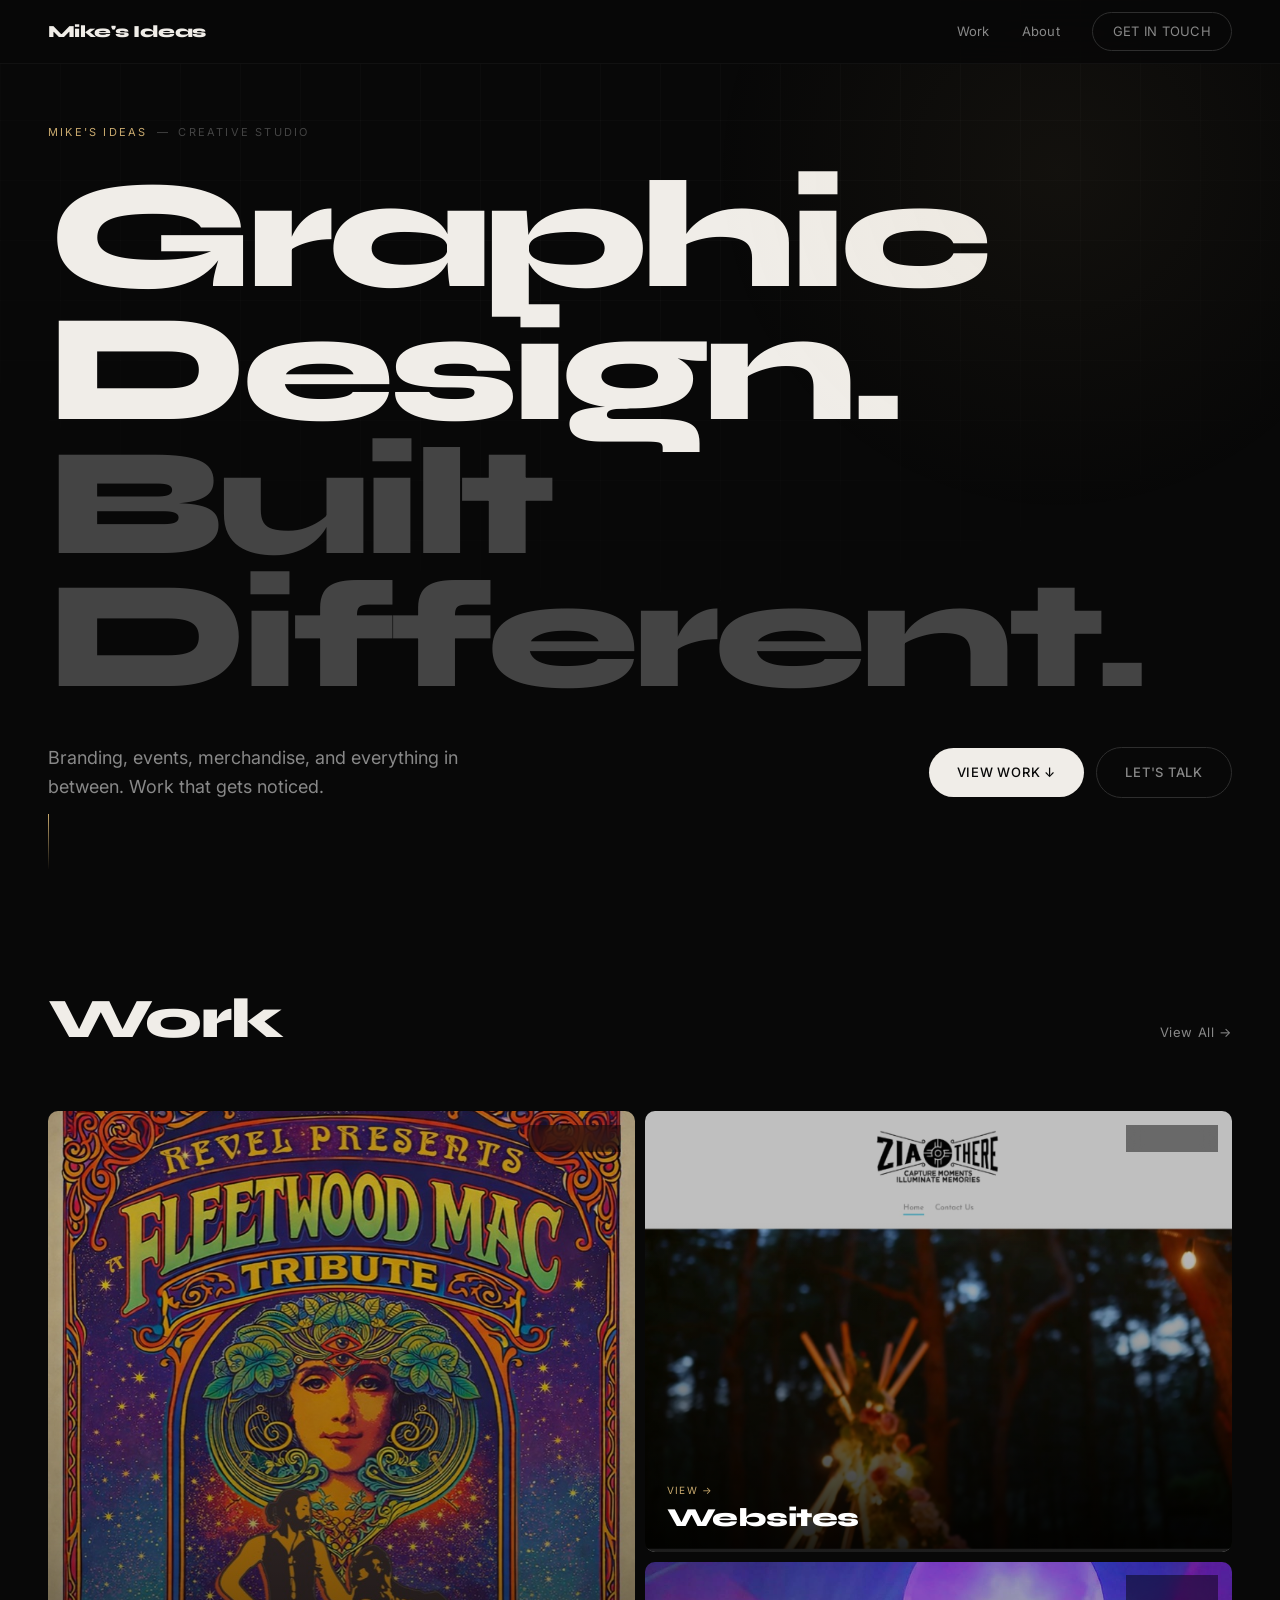
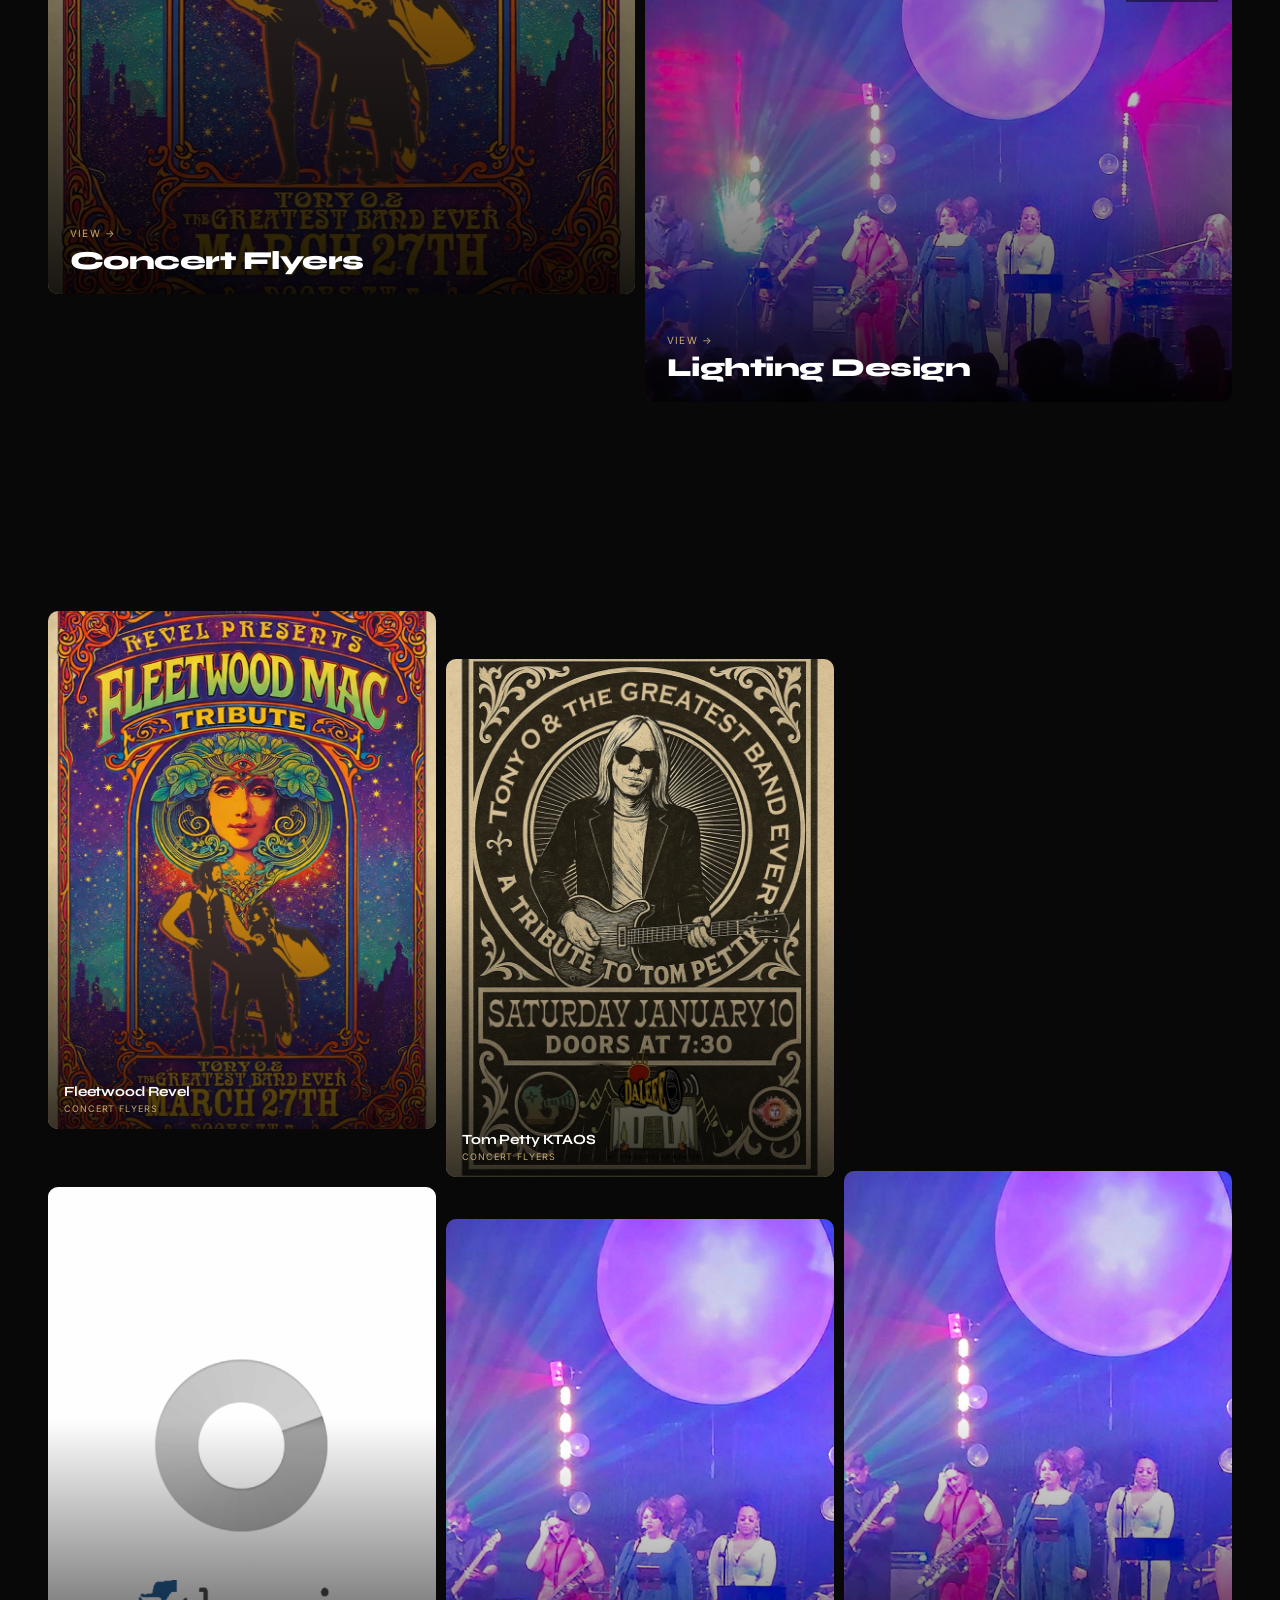
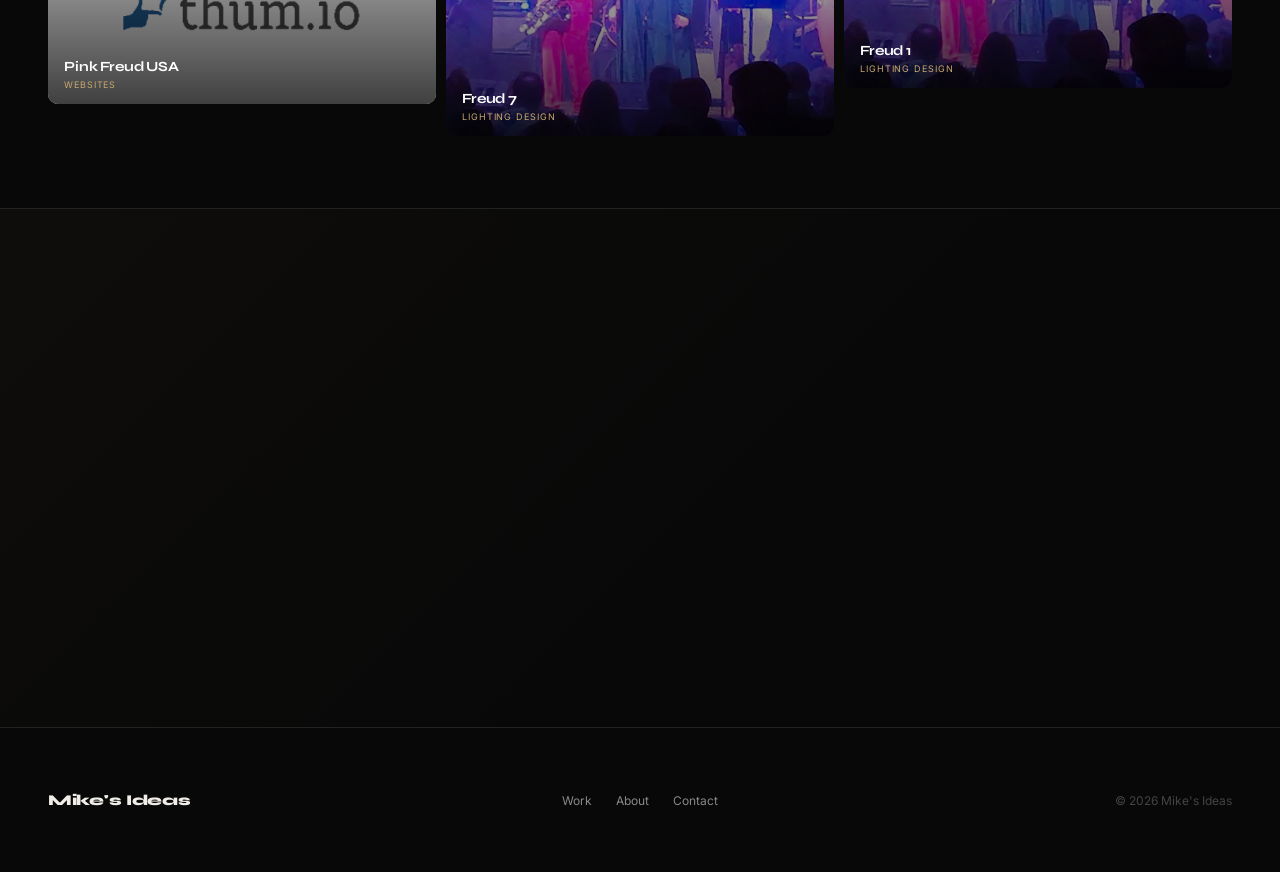
<file: index.html>
<!DOCTYPE html>
<html lang="en">
<head>
  <meta charset="UTF-8" />
  <meta name="viewport" content="width=device-width, initial-scale=1.0" />
  <title>Mike's Ideas — Graphic Design & Visual Identity</title>
  <meta name="description" content="Graphic design portfolio. Branding, concert flyers, logos, merch, websites & event graphics." />
  <meta property="og:title" content="Mike's Ideas" />
  <meta property="og:description" content="Graphic design, branding & visual identity." />
  <meta property="og:url" content="https://mikesideas.com" />
  <link rel="preconnect" href="https://fonts.googleapis.com" />
  <link rel="preconnect" href="https://fonts.gstatic.com" crossorigin />
  <link href="https://fonts.googleapis.com/css2?family=Syne:wght@700;800&family=Inter:wght@300;400;500&display=swap" rel="stylesheet" />
  <link rel="stylesheet" href="css/style.css" />
</head>
<body>

  <!-- ─── Navigation ─── -->
  <nav class="nav" id="nav">
    <a class="nav-logo" href="index.html">Mike's Ideas</a>
    <div class="nav-links">
      <a href="work.html">Work</a>
      <a href="about.html">About</a>
      <a href="contact.html" class="nav-cta">Get in Touch</a>
    </div>
    <button class="nav-hamburger" id="hamburger" aria-label="Menu">
      <span></span><span></span><span></span>
    </button>
  </nav>

  <!-- Mobile Menu -->
  <div class="nav-mobile" id="navMobile">
    <a href="work.html">Work</a>
    <a href="about.html">About</a>
    <a href="contact.html">Contact</a>
  </div>

  <!-- ─── Hero ─── -->
  <section class="hero">
    <div class="hero-eyebrow">
      <span class="hero-tag">Mike's Ideas</span>
      <span class="hero-divider">—</span>
      <span class="hero-tag-sub">Creative Studio</span>
    </div>
    <h1 class="hero-title">
      <span>Graphic</span>
      <span>Design.</span>
      <span class="hero-title-sub">Built Different.</span>
    </h1>
    <div class="hero-bottom">
      <p class="hero-statement">
        Branding, events, merchandise, and everything in between.
        Work that gets noticed.
      </p>
      <div class="hero-actions">
        <a href="work.html" class="btn btn-primary">View Work ↓</a>
        <a href="contact.html" class="btn btn-ghost">Let's Talk</a>
      </div>
    </div>
    <div class="hero-scroll">
      <div class="hero-scroll-line"></div>
    </div>
  </section>

  <!-- ─── Category Grid ─── -->
  <section class="section">
    <div class="section-header reveal">
      <h2 class="section-title">Work</h2>
      <a href="work.html" class="section-link">View All →</a>
    </div>
    <div class="cat-grid" id="catGrid">

      <!-- Concert Flyers -->
      <a class="cat-card reveal" href="work.html?cat=flyers">
        <img class="cat-card-img" src="projects/flyers/fleetwood revel.jpg" alt="Concert Flyers" />
        <span class="cat-card-badge">4 projects</span>
        <div class="cat-card-info">
          <div class="cat-card-arrow">View &rarr;</div>
          <div class="cat-card-name">Concert Flyers</div>
        </div>
      </a>

      <!-- Websites -->
      <a class="cat-card reveal reveal-delay-1" href="work.html?cat=websites">
        <img class="cat-card-img" src="projects/websites/ziathere-com/cover.jpg" alt="Websites" />
        <span class="cat-card-badge">5 projects</span>
        <div class="cat-card-info">
          <div class="cat-card-arrow">View &rarr;</div>
          <div class="cat-card-name">Websites</div>
        </div>
      </a>

      <!-- Lighting Design -->
      <a class="cat-card reveal reveal-delay-2" href="work.html?cat=lighting-design">
        <img class="cat-card-img" src="projects/lighting-design/freud 7.jpg" alt="Lighting Design" />
        <span class="cat-card-badge">8 projects</span>
        <div class="cat-card-info">
          <div class="cat-card-arrow">View &rarr;</div>
          <div class="cat-card-name">Lighting Design</div>
        </div>
      </a>

    </div>
  </section>

  <!-- ─── Featured Work ─── -->
  <section class="section" style="padding-top:0">
    <div class="section-header reveal">
      <h2 class="section-title">Recent</h2>
      <a href="work.html" class="section-link">See More →</a>
    </div>
    <div class="featured-grid" id="featuredGrid">

      <a class="featured-item reveal" href="work.html">
        <img src="projects/flyers/fleetwood revel.jpg" alt="Fleetwood Revel" class="loaded" />
        <div class="featured-overlay">
          <div class="featured-text">
            <div class="featured-title">Fleetwood Revel</div>
            <div class="featured-cat">Concert Flyers</div>
          </div>
        </div>
      </a>

      <a class="featured-item reveal reveal-delay-1" href="work.html">
        <img src="projects/flyers/Tom Petty KTAOS 1-10-26.jpg" alt="Tom Petty KTAOS" class="loaded" />
        <div class="featured-overlay">
          <div class="featured-text">
            <div class="featured-title">Tom Petty KTAOS</div>
            <div class="featured-cat">Concert Flyers</div>
          </div>
        </div>
      </a>

      <a class="featured-item reveal reveal-delay-2" href="work.html">
        <img src="projects/websites/ziathere-com/cover.jpg" alt="Zia There" class="loaded" />
        <div class="featured-overlay">
          <div class="featured-text">
            <div class="featured-title">Zia There</div>
            <div class="featured-cat">Websites</div>
          </div>
        </div>
      </a>

      <a class="featured-item reveal" href="work.html">
        <img src="projects/websites/pinkfreudusa-com/cover.jpg" alt="Pink Freud USA" class="loaded" />
        <div class="featured-overlay">
          <div class="featured-text">
            <div class="featured-title">Pink Freud USA</div>
            <div class="featured-cat">Websites</div>
          </div>
        </div>
      </a>

      <a class="featured-item reveal reveal-delay-1" href="work.html">
        <img src="projects/lighting-design/freud 7.jpg" alt="Freud 7" class="loaded" />
        <div class="featured-overlay">
          <div class="featured-text">
            <div class="featured-title">Freud 7</div>
            <div class="featured-cat">Lighting Design</div>
          </div>
        </div>
      </a>

      <a class="featured-item reveal reveal-delay-2" href="work.html">
        <img src="projects/lighting-design/Freud 1.jpg" alt="Freud 1" class="loaded" />
        <div class="featured-overlay">
          <div class="featured-text">
            <div class="featured-title">Freud 1</div>
            <div class="featured-cat">Lighting Design</div>
          </div>
        </div>
      </a>

    </div>
  </section>

  <!-- ─── About Teaser ─── -->
  <section class="about-teaser">
    <div>
      <h2 class="about-teaser-title reveal">
        Creative work.<br>Real results.
      </h2>
      <a href="about.html" class="btn btn-ghost reveal reveal-delay-1">About Me →</a>
    </div>
    <div>
      <p class="about-teaser-text reveal">
        Years of design experience across concerts, brands, merchandise, and digital media. Every project is an opportunity to make something worth remembering.
      </p>
      <div class="about-teaser-tags reveal reveal-delay-1">
        <span class="tag">Branding</span>
        <span class="tag">Event Flyers</span>
        <span class="tag">Logo Design</span>
        <span class="tag">Web Design</span>
        <span class="tag">Merch</span>
        <span class="tag">Event Graphics</span>
      </div>
    </div>
  </section>

  <!-- ─── Footer ─── -->
  <footer class="footer">
    <span class="footer-logo">Mike's Ideas</span>
    <nav class="footer-nav">
      <a href="work.html">Work</a>
      <a href="about.html">About</a>
      <a href="contact.html">Contact</a>
    </nav>
    <div class="footer-right">
      <p>© <span id="year"></span> Mike's Ideas</p>
    </div>
  </footer>

  <script src="js/app.js"></script>
  <script src="js/home.js"></script>
</body>
</html>
</file>
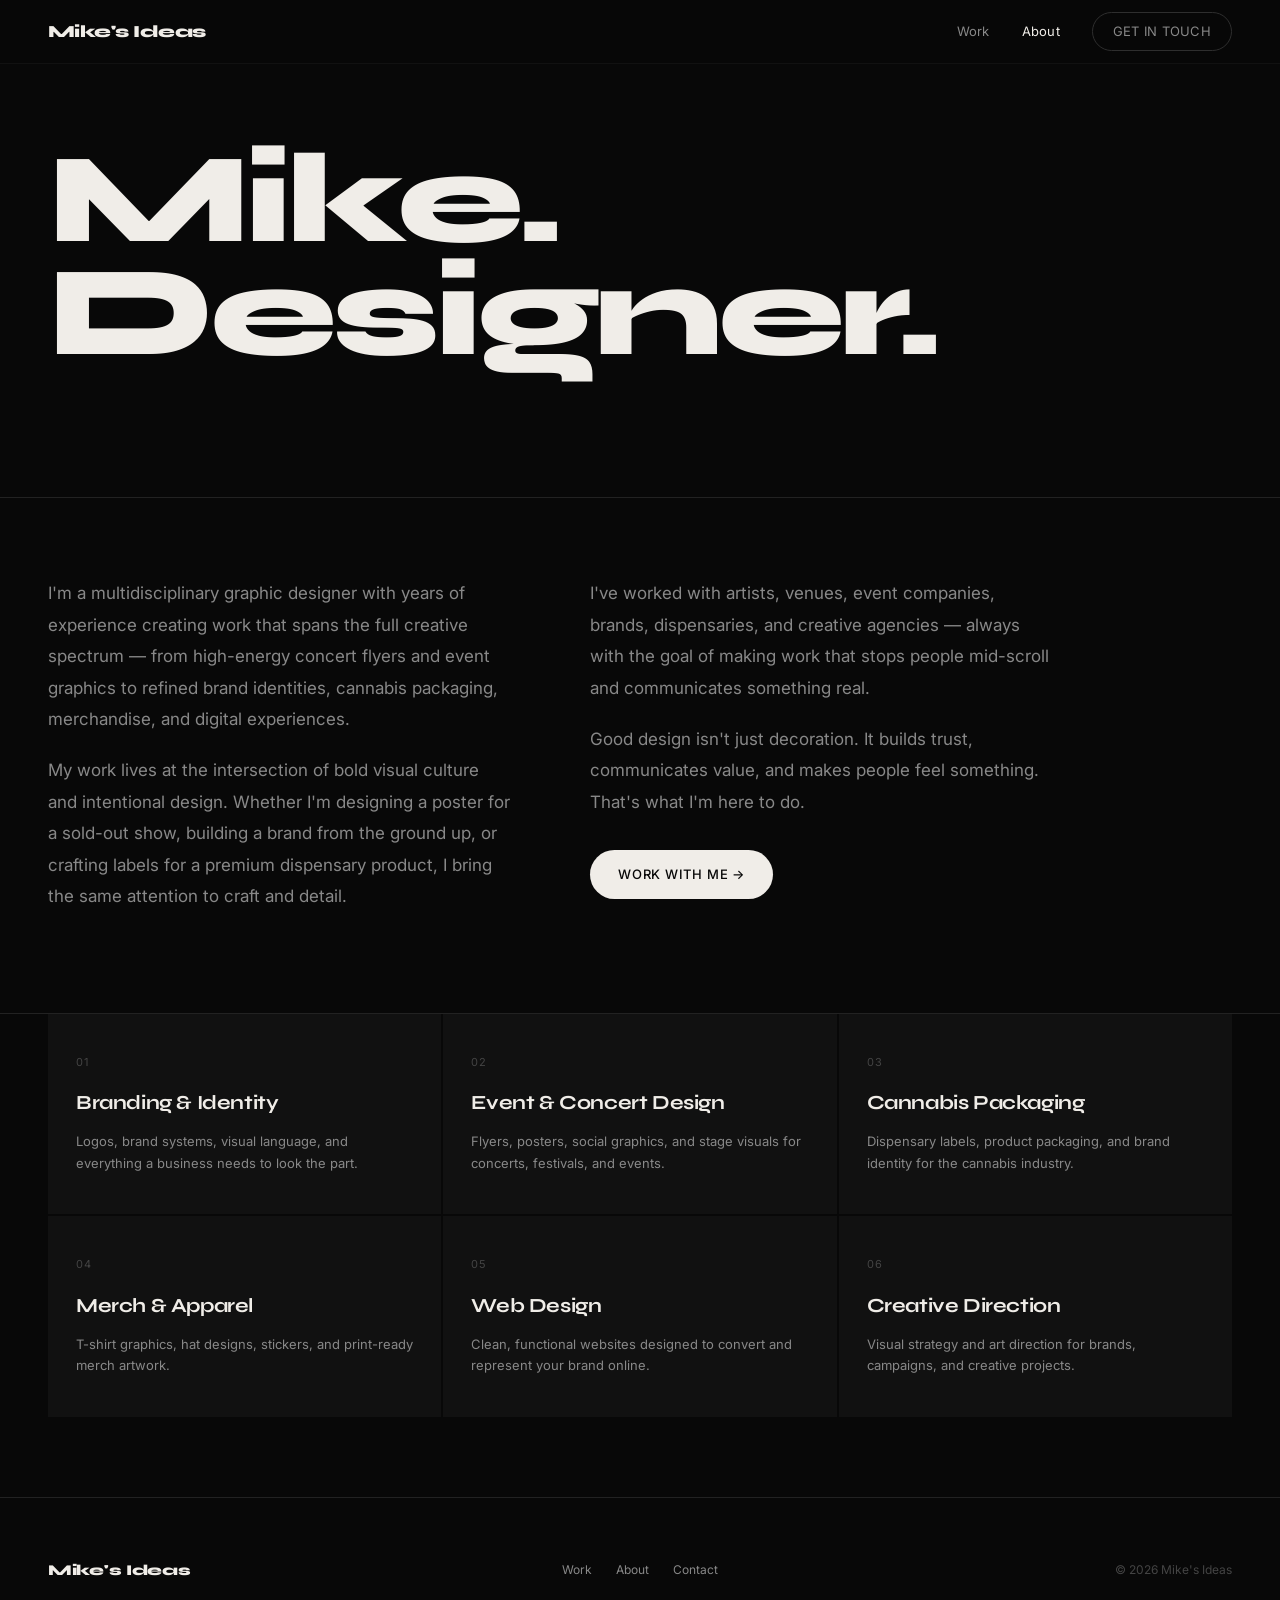
<file: about.html>
<!DOCTYPE html>
<html lang="en">
<head>
  <meta charset="UTF-8" />
  <meta name="viewport" content="width=device-width, initial-scale=1.0" />
  <title>About — Mike's Ideas</title>
  <link rel="preconnect" href="https://fonts.googleapis.com" />
  <link rel="preconnect" href="https://fonts.gstatic.com" crossorigin />
  <link href="https://fonts.googleapis.com/css2?family=Syne:wght@700;800&family=Inter:wght@300;400;500&display=swap" rel="stylesheet" />
  <link rel="stylesheet" href="css/style.css" />
</head>
<body>

  <nav class="nav">
    <a class="nav-logo" href="index.html">Mike's Ideas</a>
    <div class="nav-links">
      <a href="work.html">Work</a>
      <a href="about.html" class="active">About</a>
      <a href="contact.html" class="nav-cta">Get in Touch</a>
    </div>
    <button class="nav-hamburger" id="hamburger" aria-label="Menu">
      <span></span><span></span><span></span>
    </button>
  </nav>

  <div class="nav-mobile" id="navMobile">
    <a href="index.html">Home</a>
    <a href="work.html">Work</a>
    <a href="about.html">About</a>
    <a href="contact.html">Contact</a>
  </div>

  <!-- ─── About Hero ─── -->
  <div class="about-hero">
    <!-- UPDATE: Change your name or title here -->
    <h1 class="about-hero-title">Mike.<br>Designer.</h1>
  </div>

  <!-- ─── Bio ─── -->
  <div class="about-body">
    <div>
      <!-- UPDATE: Edit these bio paragraphs to match your story -->
      <p>
        I'm a multidisciplinary graphic designer with years of experience creating work that spans the full creative spectrum — from high-energy concert flyers and event graphics to refined brand identities, cannabis packaging, merchandise, and digital experiences.
      </p>
      <p>
        My work lives at the intersection of bold visual culture and intentional design. Whether I'm designing a poster for a sold-out show, building a brand from the ground up, or crafting labels for a premium dispensary product, I bring the same attention to craft and detail.
      </p>
    </div>
    <div>
      <p>
        I've worked with artists, venues, event companies, brands, dispensaries, and creative agencies — always with the goal of making work that stops people mid-scroll and communicates something real.
      </p>
      <p>
        <!-- UPDATE: Add your personal touch or signature approach here -->
        Good design isn't just decoration. It builds trust, communicates value, and makes people feel something. That's what I'm here to do.
      </p>
      <div style="margin-top: 32px;">
        <a href="contact.html" class="btn btn-primary">Work With Me →</a>
      </div>
    </div>
  </div>

  <!-- ─── Services ─── -->
  <div class="about-services">
    <!-- UPDATE: Edit service names and descriptions below -->
    <div class="service-item">
      <div class="service-num">01</div>
      <div class="service-name">Branding & Identity</div>
      <p class="service-desc">Logos, brand systems, visual language, and everything a business needs to look the part.</p>
    </div>
    <div class="service-item">
      <div class="service-num">02</div>
      <div class="service-name">Event & Concert Design</div>
      <p class="service-desc">Flyers, posters, social graphics, and stage visuals for concerts, festivals, and events.</p>
    </div>
    <div class="service-item">
      <div class="service-num">03</div>
      <div class="service-name">Cannabis Packaging</div>
      <p class="service-desc">Dispensary labels, product packaging, and brand identity for the cannabis industry.</p>
    </div>
    <div class="service-item">
      <div class="service-num">04</div>
      <div class="service-name">Merch & Apparel</div>
      <p class="service-desc">T-shirt graphics, hat designs, stickers, and print-ready merch artwork.</p>
    </div>
    <div class="service-item">
      <div class="service-num">05</div>
      <div class="service-name">Web Design</div>
      <p class="service-desc">Clean, functional websites designed to convert and represent your brand online.</p>
    </div>
    <div class="service-item">
      <div class="service-num">06</div>
      <div class="service-name">Creative Direction</div>
      <p class="service-desc">Visual strategy and art direction for brands, campaigns, and creative projects.</p>
    </div>
  </div>

  <!-- ─── Footer ─── -->
  <footer class="footer">
    <span class="footer-logo">Mike's Ideas</span>
    <nav class="footer-nav">
      <a href="work.html">Work</a>
      <a href="about.html">About</a>
      <a href="contact.html">Contact</a>
    </nav>
    <div class="footer-right">
      <p>© <span id="year"></span> Mike's Ideas</p>
    </div>
  </footer>

  <script src="js/app.js"></script>
</body>
</html>
</file>
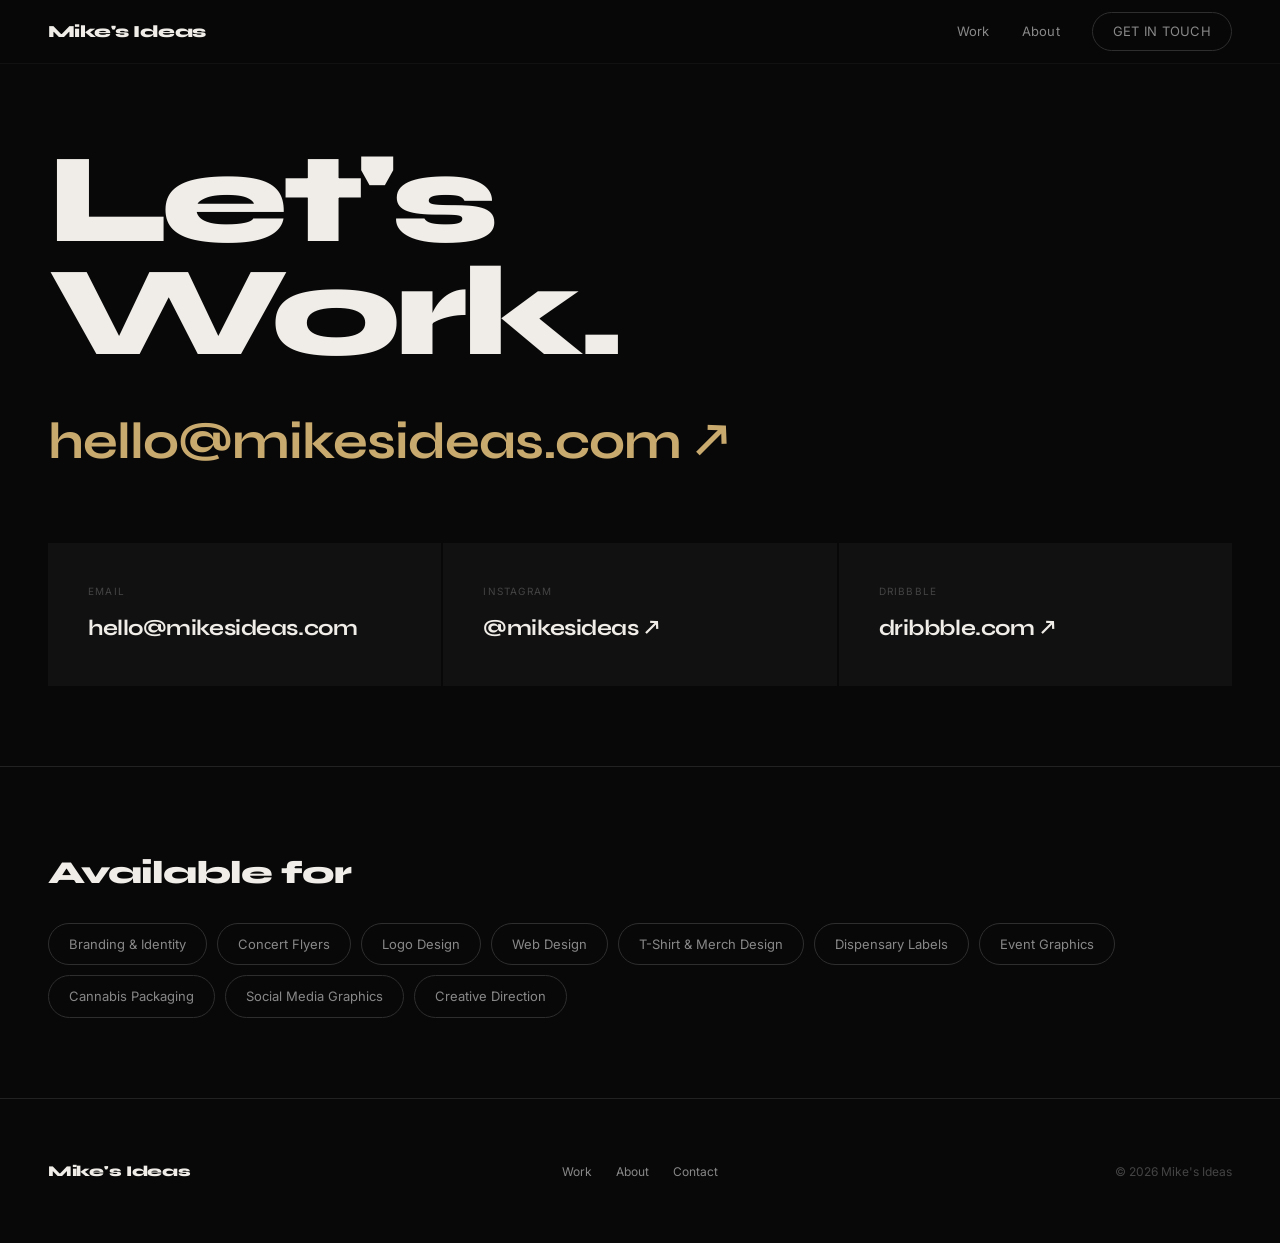
<file: contact.html>
<!DOCTYPE html>
<html lang="en">
<head>
  <meta charset="UTF-8" />
  <meta name="viewport" content="width=device-width, initial-scale=1.0" />
  <title>Contact — Mike's Ideas</title>
  <link rel="preconnect" href="https://fonts.googleapis.com" />
  <link rel="preconnect" href="https://fonts.gstatic.com" crossorigin />
  <link href="https://fonts.googleapis.com/css2?family=Syne:wght@700;800&family=Inter:wght@300;400;500&display=swap" rel="stylesheet" />
  <link rel="stylesheet" href="css/style.css" />
</head>
<body>

  <nav class="nav">
    <a class="nav-logo" href="index.html">Mike's Ideas</a>
    <div class="nav-links">
      <a href="work.html">Work</a>
      <a href="about.html">About</a>
      <a href="contact.html" class="active nav-cta">Get in Touch</a>
    </div>
    <button class="nav-hamburger" id="hamburger" aria-label="Menu">
      <span></span><span></span><span></span>
    </button>
  </nav>

  <div class="nav-mobile" id="navMobile">
    <a href="index.html">Home</a>
    <a href="work.html">Work</a>
    <a href="about.html">About</a>
    <a href="contact.html">Contact</a>
  </div>

  <!-- ─── Contact Hero ─── -->
  <div class="contact-hero">
    <h1 class="contact-hero-title">Let's<br>Work.</h1>
    <!-- UPDATE: Change this to your real email address -->
    <a href="mailto:hello@mikesideas.com" class="contact-email">hello@mikesideas.com ↗</a>

    <div class="contact-grid">
      <!-- UPDATE: Update your social links below -->
      <div class="contact-item">
        <div class="contact-item-label">Email</div>
        <div class="contact-item-value">
          <a href="mailto:hello@mikesideas.com">hello@mikesideas.com</a>
        </div>
      </div>
      <div class="contact-item">
        <div class="contact-item-label">Instagram</div>
        <div class="contact-item-value">
          <!-- UPDATE: Replace with your Instagram handle -->
          <a href="https://instagram.com/" target="_blank" rel="noopener">@mikesideas ↗</a>
        </div>
      </div>
      <div class="contact-item">
        <div class="contact-item-label">Dribbble</div>
        <div class="contact-item-value">
          <!-- UPDATE: Replace with your Dribbble link -->
          <a href="https://dribbble.com/" target="_blank" rel="noopener">dribbble.com ↗</a>
        </div>
      </div>
    </div>
  </div>

  <!-- ─── Services CTA ─── -->
  <div class="contact-services">
    <h2 class="contact-services-title">Available for</h2>
    <!-- UPDATE: Add or remove service tags as needed -->
    <div class="contact-services-list">
      <span class="service-tag">Branding & Identity</span>
      <span class="service-tag">Concert Flyers</span>
      <span class="service-tag">Logo Design</span>
      <span class="service-tag">Web Design</span>
      <span class="service-tag">T-Shirt & Merch Design</span>
      <span class="service-tag">Dispensary Labels</span>
      <span class="service-tag">Event Graphics</span>
      <span class="service-tag">Cannabis Packaging</span>
      <span class="service-tag">Social Media Graphics</span>
      <span class="service-tag">Creative Direction</span>
    </div>
  </div>

  <!-- ─── Footer ─── -->
  <footer class="footer">
    <span class="footer-logo">Mike's Ideas</span>
    <nav class="footer-nav">
      <a href="work.html">Work</a>
      <a href="about.html">About</a>
      <a href="contact.html">Contact</a>
    </nav>
    <div class="footer-right">
      <p>© <span id="year"></span> Mike's Ideas</p>
    </div>
  </footer>

  <script src="js/app.js"></script>
</body>
</html>
</file>
<file: css/style.css>
/* =========================================================
   MIKE'S IDEAS — Premium Portfolio
   =========================================================
   TABLE OF CONTENTS:
   1. Variables & Reset
   2. Typography
   3. Navigation
   4. Hero
   5. Category Grid
   6. Featured Work
   7. About Teaser
   8. Footer
   9. Gallery / Work Page
   10. Lightbox
   11. About Page
   12. Contact Page
   13. Scroll Animations
   14. Responsive
   ========================================================= */


/* ─────────────────────────────────────
   1. VARIABLES & RESET
   ───────────────────────────────────── */

:root {
  /* Colors */
  --bg:           #080808;
  --surface:      #111111;
  --surface2:     #181818;
  --border:       #222222;
  --border-light: #2e2e2e;
  --fg:           #f0ede8;
  --fg-muted:     #888;
  --fg-dim:       #444;

  /* Accent gradient */
  --accent:       #c8a96e;
  --accent-grad:  linear-gradient(135deg, #d4a843 0%, #e07a4a 100%);

  /* Fonts */
  --font-display: 'Syne', sans-serif;
  --font-body:    'Inter', sans-serif;

  /* Spacing */
  --nav-h:   64px;
  --pad-x:   48px;
  --pad-x-sm: 20px;

  /* Transitions */
  --ease:    cubic-bezier(0.16, 1, 0.3, 1);
  --ease-in: cubic-bezier(0.4, 0, 1, 1);
  --fast:    0.2s;
  --med:     0.4s;
  --slow:    0.7s;
}

*, *::before, *::after { margin: 0; padding: 0; box-sizing: border-box; }
html { scroll-behavior: smooth; }

body {
  background: var(--bg);
  color: var(--fg);
  font-family: var(--font-body);
  font-size: 15px;
  line-height: 1.6;
  -webkit-font-smoothing: antialiased;
  overflow-x: hidden;
}

a { color: inherit; text-decoration: none; }
img { display: block; max-width: 100%; }
button { cursor: pointer; border: none; background: none; font: inherit; color: inherit; }

::selection { background: var(--accent); color: #000; }


/* ─────────────────────────────────────
   2. TYPOGRAPHY
   ───────────────────────────────────── */

.display {
  font-family: var(--font-display);
  font-weight: 800;
  letter-spacing: -0.04em;
  line-height: 0.9;
}

.label {
  font-size: 11px;
  letter-spacing: 0.12em;
  text-transform: uppercase;
  color: var(--fg-muted);
}

.btn {
  display: inline-flex;
  align-items: center;
  gap: 8px;
  padding: 14px 28px;
  border-radius: 100px;
  font-size: 13px;
  letter-spacing: 0.06em;
  text-transform: uppercase;
  font-weight: 500;
  transition: all var(--fast) ease;
}

.btn-primary {
  background: var(--fg);
  color: var(--bg);
}

.btn-primary:hover {
  background: var(--accent);
  transform: translateY(-2px);
  box-shadow: 0 8px 32px rgba(212, 168, 67, 0.3);
}

.btn-ghost {
  border: 1px solid var(--border-light);
  color: var(--fg-muted);
}

.btn-ghost:hover {
  border-color: var(--fg);
  color: var(--fg);
  transform: translateY(-2px);
}


/* ─────────────────────────────────────
   3. NAVIGATION
   ───────────────────────────────────── */

.nav {
  position: fixed;
  top: 0; left: 0; right: 0;
  z-index: 100;
  height: var(--nav-h);
  display: flex;
  align-items: center;
  justify-content: space-between;
  padding: 0 var(--pad-x);
  background: rgba(8, 8, 8, 0.85);
  backdrop-filter: blur(20px);
  -webkit-backdrop-filter: blur(20px);
  border-bottom: 1px solid rgba(255,255,255,0.04);
  transition: background var(--med) ease;
}

.nav-logo {
  font-family: var(--font-display);
  font-size: 17px;
  font-weight: 800;
  letter-spacing: -0.03em;
  color: var(--fg);
  transition: opacity var(--fast);
}

.nav-logo:hover { opacity: 0.6; }

.nav-links {
  display: flex;
  align-items: center;
  gap: 32px;
}

.nav-links a {
  font-size: 13px;
  color: var(--fg-muted);
  letter-spacing: 0.02em;
  transition: color var(--fast);
}

.nav-links a:hover { color: var(--fg); }
.nav-links a.active { color: var(--fg); }

.nav-cta {
  padding: 8px 20px;
  border: 1px solid var(--border-light);
  border-radius: 100px;
  font-size: 12px;
  letter-spacing: 0.06em;
  text-transform: uppercase;
  color: var(--fg-muted) !important;
  transition: all var(--fast) ease !important;
}

.nav-cta:hover {
  border-color: var(--accent) !important;
  color: var(--accent) !important;
}

/* Mobile menu */
.nav-hamburger {
  display: none;
  flex-direction: column;
  gap: 5px;
  padding: 8px;
}

.nav-hamburger span {
  display: block;
  width: 24px;
  height: 1.5px;
  background: var(--fg);
  transition: all var(--med) var(--ease);
}

.nav-mobile {
  display: none;
  position: fixed;
  inset: 0;
  z-index: 99;
  background: var(--bg);
  padding: var(--nav-h) var(--pad-x-sm) 40px;
  flex-direction: column;
  justify-content: center;
  gap: 4px;
}

.nav-mobile.open { display: flex; }

.nav-mobile a {
  font-family: var(--font-display);
  font-size: clamp(36px, 10vw, 60px);
  font-weight: 800;
  letter-spacing: -0.03em;
  color: var(--fg-dim);
  padding: 8px 0;
  border-bottom: 1px solid var(--border);
  transition: color var(--fast);
}

.nav-mobile a:hover { color: var(--fg); }


/* ─────────────────────────────────────
   4. HERO
   ───────────────────────────────────── */

.hero {
  min-height: 100svh;
  padding: calc(var(--nav-h) + 60px) var(--pad-x) 100px;
  display: flex;
  flex-direction: column;
  justify-content: flex-end;
  position: relative;
  overflow: hidden;
}

/* Subtle grid background */
.hero::before {
  content: '';
  position: absolute;
  inset: 0;
  background-image:
    linear-gradient(rgba(255,255,255,0.02) 1px, transparent 1px),
    linear-gradient(90deg, rgba(255,255,255,0.02) 1px, transparent 1px);
  background-size: 60px 60px;
  mask-image: radial-gradient(ellipse 80% 80% at 50% 0%, black 40%, transparent 100%);
  pointer-events: none;
}

/* Gradient blob */
.hero::after {
  content: '';
  position: absolute;
  top: -20%;
  right: -10%;
  width: 700px;
  height: 700px;
  background: radial-gradient(ellipse, rgba(200, 169, 110, 0.06) 0%, transparent 70%);
  pointer-events: none;
  animation: blob-float 8s ease-in-out infinite;
}

@keyframes blob-float {
  0%, 100% { transform: translateY(0) scale(1); }
  50%       { transform: translateY(-30px) scale(1.05); }
}

.hero-eyebrow {
  display: flex;
  align-items: center;
  gap: 10px;
  margin-bottom: 28px;
  opacity: 0;
  transform: translateY(20px);
  animation: fade-up 0.8s var(--ease) 0.2s forwards;
}

.hero-tag {
  font-size: 11px;
  letter-spacing: 0.2em;
  text-transform: uppercase;
  color: var(--accent);
}

.hero-divider {
  color: var(--fg-dim);
  font-size: 11px;
}

.hero-tag-sub {
  font-size: 11px;
  letter-spacing: 0.2em;
  text-transform: uppercase;
  color: var(--fg-dim);
}

.hero-title {
  font-family: var(--font-display);
  font-size: clamp(72px, 12vw, 180px);
  font-weight: 800;
  line-height: 0.87;
  letter-spacing: -0.04em;
  margin-bottom: 40px;
}

.hero-title span {
  display: block;
  opacity: 0;
  transform: translateY(40px);
  animation: fade-up 0.9s var(--ease) forwards;
}

.hero-title span:nth-child(1) { animation-delay: 0.35s; }
.hero-title span:nth-child(2) { animation-delay: 0.5s; }
.hero-title span:nth-child(3),
.hero-title .hero-title-sub { animation-delay: 0.65s; color: var(--fg-dim); }

.hero-bottom {
  display: flex;
  align-items: center;
  justify-content: space-between;
  opacity: 0;
  transform: translateY(20px);
  animation: fade-up 0.8s var(--ease) 0.9s forwards;
}

.hero-statement {
  font-size: clamp(14px, 2vw, 18px);
  color: var(--fg-muted);
  max-width: 440px;
  line-height: 1.6;
}

.hero-actions {
  display: flex;
  gap: 12px;
  align-items: center;
}

/* Scroll indicator */
.hero-scroll {
  position: absolute;
  bottom: 32px;
  left: var(--pad-x);
  display: flex;
  flex-direction: column;
  align-items: flex-start;
  gap: 0;
  opacity: 0;
  animation: fade-up 1s var(--ease) 1.4s forwards;
}

.hero-scroll-line {
  width: 1px;
  height: 56px;
  background: linear-gradient(to bottom, var(--accent), transparent);
  animation: scroll-line 2.4s ease-in-out 2s infinite;
}

@keyframes scroll-line {
  0%   { transform: scaleY(1) translateY(0); transform-origin: top; opacity: 1; }
  50%  { transform: scaleY(0) translateY(0); transform-origin: top; opacity: 0.3; }
  51%  { transform: scaleY(0) translateY(0); transform-origin: bottom; opacity: 0.3; }
  100% { transform: scaleY(1) translateY(0); transform-origin: bottom; opacity: 1; }
}


/* ─────────────────────────────────────
   5. CATEGORY GRID
   ───────────────────────────────────── */

.section {
  padding: 72px var(--pad-x);
}

.section-header {
  display: flex;
  align-items: baseline;
  justify-content: space-between;
  margin-bottom: 48px;
}

.section-title {
  font-family: var(--font-display);
  font-size: clamp(32px, 5vw, 56px);
  font-weight: 800;
  letter-spacing: -0.03em;
}

.section-link {
  font-size: 13px;
  color: var(--fg-muted);
  letter-spacing: 0.05em;
  display: flex;
  align-items: center;
  gap: 6px;
  transition: color var(--fast), gap var(--fast);
}

.section-link:hover {
  color: var(--fg);
  gap: 10px;
}

/* Category Cards Grid — Bento Layout */
.cat-grid {
  display: grid;
  grid-template-columns: 1fr 1fr;
  grid-template-rows: auto auto;
  gap: 10px;
}

/* First card spans full height on left */
.cat-card:nth-child(1) {
  grid-row: span 2;
  aspect-ratio: 3/4;
}

/* Cards 2+3 stack on right */
.cat-card:nth-child(2),
.cat-card:nth-child(3) {
  aspect-ratio: 4/3;
}

.cat-card {
  position: relative;
  overflow: hidden;
  border-radius: 10px;
  background: var(--surface);
  cursor: pointer;
  display: block;
  text-decoration: none;
}

.cat-card-img {
  position: absolute;
  inset: 0;
  width: 100%;
  height: 100%;
  object-fit: cover;
  transition: transform 0.6s var(--ease);
  filter: brightness(0.75);
}

.cat-card:hover .cat-card-img {
  transform: scale(1.05);
  filter: brightness(0.55);
}

/* Gradient overlay — always on */
.cat-card::after {
  content: '';
  position: absolute;
  inset: 0;
  background: linear-gradient(
    to top,
    rgba(0,0,0,0.85) 0%,
    rgba(0,0,0,0.2) 45%,
    transparent 75%
  );
  pointer-events: none;
  z-index: 1;
}

/* Count badge — top right */
.cat-card-badge {
  position: absolute;
  top: 14px;
  right: 14px;
  z-index: 2;
  font-size: 10px;
  letter-spacing: 0.1em;
  text-transform: uppercase;
  color: rgba(255,255,255,0.7);
  background: rgba(0,0,0,0.45);
  backdrop-filter: blur(8px);
  -webkit-backdrop-filter: blur(8px);
  padding: 4px 10px;
  border-radius: 100px;
  border: 1px solid rgba(255,255,255,0.1);
}

.cat-card-info {
  position: absolute;
  bottom: 0;
  left: 0; right: 0;
  padding: 20px 22px;
  z-index: 2;
}

/* Arrow always visible */
.cat-card-arrow {
  display: inline-flex;
  align-items: center;
  gap: 5px;
  font-size: 10px;
  letter-spacing: 0.12em;
  text-transform: uppercase;
  color: var(--accent);
  margin-bottom: 6px;
  transition: gap 0.2s;
}

.cat-card:hover .cat-card-arrow { gap: 9px; }

.cat-card-name {
  font-family: var(--font-display);
  font-size: clamp(16px, 2.2vw, 26px);
  font-weight: 800;
  letter-spacing: -0.02em;
  color: #fff;
  line-height: 1.05;
}

/* Placeholder for empty categories */
.cat-card-placeholder {
  width: 100%;
  height: 100%;
  background: var(--surface2);
  display: flex;
  align-items: center;
  justify-content: center;
}

.cat-card-placeholder span {
  font-size: 32px;
  opacity: 0.15;
}


/* ─────────────────────────────────────
   6. FEATURED WORK (Homepage)
   ───────────────────────────────────── */

.featured-grid {
  display: grid;
  grid-template-columns: repeat(3, 1fr);
  gap: 10px;
}

.featured-item {
  position: relative;
  overflow: hidden;
  border-radius: 10px;
  background: var(--surface);
  cursor: pointer;
  aspect-ratio: 3/4;
}

/* Stagger heights for visual interest */
.featured-item:nth-child(2) { margin-top: 48px; }
.featured-item:nth-child(3) { margin-top: -24px; }
.featured-item:nth-child(5) { margin-top: 32px; }
.featured-item:nth-child(6) { margin-top: -16px; }

.featured-item img {
  position: absolute;
  inset: 0;
  width: 100%;
  height: 100%;
  object-fit: cover;
  transition: transform var(--slow) var(--ease), opacity 0.5s;
  opacity: 0;
}

.featured-item img.loaded { opacity: 1; }

/* Shimmer while loading */
.featured-item::before {
  content: '';
  position: absolute;
  inset: 0;
  background: linear-gradient(90deg, var(--surface) 25%, var(--surface2) 50%, var(--surface) 75%);
  background-size: 200% 100%;
  animation: shimmer 1.6s infinite;
  z-index: 0;
  transition: opacity 0.4s;
}
.featured-item:has(img.loaded)::before { animation: none; opacity: 0; }
.featured-item img { z-index: 1; }
.featured-item .featured-overlay { z-index: 2; }
@keyframes shimmer {
  0%   { background-position: 200% 0; }
  100% { background-position: -200% 0; }
}
.featured-item:hover img { transform: scale(1.05); }

.featured-overlay {
  position: absolute;
  inset: 0;
  background: linear-gradient(to top, rgba(0,0,0,0.75) 0%, transparent 55%);
  transition: background var(--med) ease;
  display: flex;
  align-items: flex-end;
  padding: 16px;
  z-index: 2;
}

.featured-item:hover .featured-overlay {
  background: linear-gradient(to top, rgba(0,0,0,0.88) 0%, rgba(0,0,0,0.2) 60%, transparent 100%);
}

/* Text always visible */
.featured-text {
  transform: translateY(4px);
  transition: transform var(--med) var(--ease);
}

.featured-item:hover .featured-text {
  transform: translateY(0);
}

.featured-title {
  font-family: var(--font-display);
  font-size: 14px;
  font-weight: 700;
  letter-spacing: -0.01em;
  color: #fff;
  margin-bottom: 3px;
  line-height: 1.1;
}

.featured-cat {
  font-size: 9px;
  text-transform: uppercase;
  letter-spacing: 0.1em;
  color: var(--accent);
}


/* ─────────────────────────────────────
   7. ABOUT TEASER
   ───────────────────────────────────── */

.about-teaser {
  padding: 100px var(--pad-x);
  border-top: 1px solid var(--border);
  display: grid;
  grid-template-columns: 1fr 1fr;
  gap: 80px;
  align-items: center;
  background: linear-gradient(135deg, rgba(200,169,110,0.03) 0%, transparent 60%);
}

.about-teaser-title {
  font-family: var(--font-display);
  font-size: clamp(36px, 5vw, 72px);
  font-weight: 800;
  letter-spacing: -0.04em;
  line-height: 0.92;
  margin-bottom: 32px;
}

.about-teaser-text {
  font-size: 17px;
  color: var(--fg-muted);
  line-height: 1.8;
  margin-bottom: 16px;
}

.about-teaser-tags {
  display: flex;
  flex-wrap: wrap;
  gap: 8px;
  margin-top: 28px;
}

.tag {
  font-size: 11px;
  letter-spacing: 0.06em;
  text-transform: uppercase;
  padding: 6px 14px;
  border: 1px solid var(--border-light);
  border-radius: 100px;
  color: var(--fg-muted);
}


/* ─────────────────────────────────────
   8. FOOTER
   ───────────────────────────────────── */

.footer {
  padding: 60px var(--pad-x);
  border-top: 1px solid var(--border);
  display: grid;
  grid-template-columns: 1fr auto 1fr;
  align-items: center;
  gap: 40px;
}

.footer-logo {
  font-family: var(--font-display);
  font-size: 15px;
  font-weight: 800;
  letter-spacing: -0.02em;
}

.footer-nav {
  display: flex;
  gap: 24px;
}

.footer-nav a {
  font-size: 12px;
  color: var(--fg-muted);
  transition: color var(--fast);
}

.footer-nav a:hover { color: var(--fg); }

.footer-right {
  text-align: right;
  font-size: 12px;
  color: var(--fg-dim);
}


/* ─────────────────────────────────────
   9. GALLERY / WORK PAGE
   ───────────────────────────────────── */

.page-header {
  padding: calc(var(--nav-h) + 60px) var(--pad-x) 0;
}

.page-title {
  font-family: var(--font-display);
  font-size: clamp(48px, 8vw, 120px);
  font-weight: 800;
  letter-spacing: -0.04em;
  line-height: 0.9;
  margin-bottom: 48px;
}

/* Filter Bar */
.filter-bar {
  position: sticky;
  top: var(--nav-h);
  z-index: 90;
  background: rgba(8,8,8,0.9);
  backdrop-filter: blur(20px);
  -webkit-backdrop-filter: blur(20px);
  border-bottom: 1px solid var(--border);
  padding: 0 var(--pad-x);
  overflow-x: auto;
  scrollbar-width: none;
}

.filter-bar::-webkit-scrollbar { display: none; }

.filter-bar-inner {
  display: flex;
  height: 52px;
  align-items: center;
  gap: 0;
  width: max-content;
  min-width: 100%;
}

.filter-btn {
  height: 100%;
  padding: 0 20px;
  font-size: 12px;
  letter-spacing: 0.08em;
  text-transform: uppercase;
  color: var(--fg-muted);
  border-right: 1px solid var(--border);
  white-space: nowrap;
  transition: color var(--fast), background var(--fast);
  position: relative;
}

.filter-btn:first-child { border-left: 1px solid var(--border); }

.filter-btn::after {
  content: '';
  position: absolute;
  bottom: 0;
  left: 0; right: 0;
  height: 2px;
  background: var(--accent);
  transform: scaleX(0);
  transition: transform var(--fast) var(--ease);
}

.filter-btn:hover { color: var(--fg); }

.filter-btn.active {
  color: var(--fg);
  background: rgba(255,255,255,0.03);
}

.filter-btn.active::after {
  transform: scaleX(1);
}

/* Masonry Gallery */
.gallery {
  padding: 32px var(--pad-x) 100px;
  columns: 3;
  column-gap: 12px;
}

.gallery-item {
  break-inside: avoid;
  margin-bottom: 12px;
  position: relative;
  overflow: hidden;
  border-radius: 6px;
  cursor: pointer;
  background: var(--surface);
}

.gallery-item img {
  width: 100%;
  height: auto;
  display: block;
  transition: transform var(--slow) var(--ease), opacity 0.5s ease;
  opacity: 0;
  min-height: 200px;
}

.gallery-item img.loaded { opacity: 1; }
.gallery-item:hover img { transform: scale(1.04); }

.gallery-overlay {
  position: absolute;
  inset: 0;
  background: linear-gradient(to top, rgba(0,0,0,0.75) 0%, transparent 50%);
  opacity: 0;
  transition: opacity var(--med) ease;
  display: flex;
  flex-direction: column;
  justify-content: flex-end;
  padding: 20px;
}

.gallery-item:hover .gallery-overlay { opacity: 1; }

.gallery-item-title {
  font-family: var(--font-display);
  font-size: 16px;
  font-weight: 700;
  letter-spacing: -0.01em;
  color: #fff;
  transform: translateY(6px);
  transition: transform var(--med) var(--ease);
  margin-bottom: 2px;
}

.gallery-item-cat {
  font-size: 10px;
  text-transform: uppercase;
  letter-spacing: 0.1em;
  color: var(--accent);
  opacity: 0;
  transform: translateY(6px);
  transition: all var(--med) var(--ease) 0.04s;
}

.gallery-item:hover .gallery-item-title { transform: translateY(0); }
.gallery-item:hover .gallery-item-cat { opacity: 1; transform: translateY(0); }

.gallery-empty {
  column-span: all;
  text-align: center;
  padding: 80px 0;
  color: var(--fg-muted);
  font-size: 14px;
}

/* Results count */
.gallery-count {
  padding: 16px var(--pad-x) 0;
  font-size: 12px;
  color: var(--fg-dim);
  letter-spacing: 0.05em;
}


/* ─────────────────────────────────────
   10. LIGHTBOX
   ───────────────────────────────────── */

.lightbox {
  position: fixed;
  inset: 0;
  z-index: 500;
  display: flex;
  flex-direction: column;
  align-items: center;
  justify-content: center;
  background: rgba(4, 4, 4, 0.97);
  backdrop-filter: blur(12px);
  -webkit-backdrop-filter: blur(12px);
  opacity: 0;
  pointer-events: none;
  transition: opacity var(--med) ease;
  gap: 0;
}

.lightbox.open {
  opacity: 1;
  pointer-events: all;
}

/* Top bar */
.lb-topbar {
  position: fixed;
  top: 0; left: 0; right: 0;
  height: 64px;
  display: flex;
  align-items: center;
  justify-content: space-between;
  padding: 0 28px;
  z-index: 510;
}

.lb-counter {
  font-size: 12px;
  color: var(--fg-dim);
  letter-spacing: 0.06em;
}

.lb-close {
  width: 40px; height: 40px;
  display: flex; align-items: center; justify-content: center;
  border-radius: 50%;
  font-size: 18px;
  color: var(--fg-muted);
  transition: all var(--fast) ease;
}

.lb-close:hover {
  color: var(--fg);
  background: rgba(255,255,255,0.08);
}

/* Image stage */
.lb-stage {
  max-width: 90vw;
  max-height: 78vh;
  display: flex;
  align-items: center;
  justify-content: center;
}

.lb-img {
  max-width: 88vw;
  max-height: 76vh;
  object-fit: contain;
  border-radius: 4px;
  box-shadow: 0 40px 120px rgba(0,0,0,0.7);
  transition: opacity 0.25s ease;
}

/* Info bar */
.lb-infobar {
  position: fixed;
  bottom: 0; left: 0; right: 0;
  padding: 20px 28px 28px;
  display: flex;
  align-items: center;
  justify-content: space-between;
  background: linear-gradient(to top, rgba(4,4,4,0.9) 0%, transparent 100%);
}

.lb-info {
  display: flex;
  flex-direction: column;
  gap: 3px;
}

.lb-title {
  font-family: var(--font-display);
  font-size: 18px;
  font-weight: 700;
  letter-spacing: -0.01em;
  color: var(--fg);
}

.lb-cat {
  font-size: 10px;
  text-transform: uppercase;
  letter-spacing: 0.12em;
  color: var(--accent);
}

/* Navigation arrows */
.lb-arrow {
  position: fixed;
  top: 50%;
  transform: translateY(-50%);
  width: 52px; height: 52px;
  display: flex; align-items: center; justify-content: center;
  border-radius: 50%;
  background: rgba(255,255,255,0.05);
  border: 1px solid rgba(255,255,255,0.08);
  font-size: 20px;
  color: var(--fg-muted);
  transition: all var(--fast) ease;
  z-index: 510;
}

.lb-prev { left: 16px; }
.lb-next { right: 16px; }

.lb-arrow:hover {
  background: rgba(255,255,255,0.1);
  color: var(--fg);
  border-color: rgba(255,255,255,0.2);
}


/* ─────────────────────────────────────
   11. ABOUT PAGE
   ───────────────────────────────────── */

.about-hero {
  padding: calc(var(--nav-h) + 80px) var(--pad-x) 80px;
  border-bottom: 1px solid var(--border);
}

.about-hero-title {
  font-family: var(--font-display);
  font-size: clamp(56px, 10vw, 140px);
  font-weight: 800;
  letter-spacing: -0.04em;
  line-height: 0.88;
  margin-bottom: 48px;
}

.about-body {
  padding: 80px var(--pad-x);
  display: grid;
  grid-template-columns: 1fr 1fr;
  gap: 80px;
  max-width: 1100px;
}

.about-body p {
  font-size: 17px;
  color: var(--fg-muted);
  line-height: 1.85;
  margin-bottom: 20px;
}

.about-services {
  padding: 0 var(--pad-x) 80px;
  display: grid;
  grid-template-columns: repeat(3, 1fr);
  gap: 2px;
  border-top: 1px solid var(--border);
}

.service-item {
  padding: 40px 28px;
  background: var(--surface);
}

.service-num {
  font-size: 11px;
  letter-spacing: 0.1em;
  color: var(--fg-dim);
  margin-bottom: 16px;
}

.service-name {
  font-family: var(--font-display);
  font-size: 20px;
  font-weight: 700;
  letter-spacing: -0.02em;
  margin-bottom: 12px;
}

.service-desc {
  font-size: 13px;
  color: var(--fg-muted);
  line-height: 1.65;
}


/* ─────────────────────────────────────
   12. CONTACT PAGE
   ───────────────────────────────────── */

.contact-hero {
  padding: calc(var(--nav-h) + 80px) var(--pad-x) 80px;
}

.contact-hero-title {
  font-family: var(--font-display);
  font-size: clamp(56px, 10vw, 140px);
  font-weight: 800;
  letter-spacing: -0.04em;
  line-height: 0.88;
  margin-bottom: 32px;
}

.contact-email {
  font-family: var(--font-display);
  font-size: clamp(24px, 4vw, 52px);
  font-weight: 700;
  letter-spacing: -0.02em;
  color: var(--accent);
  display: inline-block;
  transition: opacity var(--fast);
  margin-bottom: 60px;
}

.contact-email:hover { opacity: 0.7; }

.contact-grid {
  display: grid;
  grid-template-columns: repeat(3, 1fr);
  gap: 2px;
  margin-top: 0;
}

.contact-item {
  padding: 40px;
  background: var(--surface);
}

.contact-item-label {
  font-size: 10px;
  letter-spacing: 0.12em;
  text-transform: uppercase;
  color: var(--fg-dim);
  margin-bottom: 12px;
}

.contact-item-value {
  font-family: var(--font-display);
  font-size: 22px;
  font-weight: 700;
  letter-spacing: -0.02em;
  transition: color var(--fast);
}

.contact-item a:hover { color: var(--accent); }

.contact-services {
  padding: 80px var(--pad-x);
  border-top: 1px solid var(--border);
}

.contact-services-title {
  font-family: var(--font-display);
  font-size: 32px;
  font-weight: 800;
  letter-spacing: -0.03em;
  margin-bottom: 24px;
}

.contact-services-list {
  display: flex;
  flex-wrap: wrap;
  gap: 10px;
}

.service-tag {
  padding: 10px 20px;
  border: 1px solid var(--border-light);
  border-radius: 100px;
  font-size: 13px;
  color: var(--fg-muted);
  transition: all var(--fast);
}

.service-tag:hover {
  border-color: var(--accent);
  color: var(--accent);
}


/* ─────────────────────────────────────
   13. SCROLL ANIMATIONS
   ───────────────────────────────────── */

@keyframes fade-up {
  to { opacity: 1; transform: translateY(0); }
}

.reveal {
  opacity: 0;
  transform: translateY(32px);
  transition: opacity 0.7s var(--ease), transform 0.7s var(--ease);
}

.reveal.visible {
  opacity: 1;
  transform: translateY(0);
}

.reveal-delay-1 { transition-delay: 0.1s; }
.reveal-delay-2 { transition-delay: 0.2s; }
.reveal-delay-3 { transition-delay: 0.3s; }


/* ─────────────────────────────────────
   14. RESPONSIVE
   ───────────────────────────────────── */

@media (max-width: 1100px) {
  :root { --pad-x: 32px; }
  /* Cat grid stays bento at 1100px */
  .featured-grid { grid-template-columns: repeat(2, 1fr); }
  .featured-item:nth-child(3) { display: none; }
  .gallery { columns: 2; }
  .footer { grid-template-columns: 1fr 1fr; }
  .footer-logo { grid-column: span 2; }
}

@media (max-width: 768px) {
  :root { --pad-x: var(--pad-x-sm); --nav-h: 56px; }

  .nav-links { display: none; }
  .nav-hamburger { display: flex; }

  /* Fix text overflow on mobile */
  .hero-title { font-size: clamp(28px, 9vw, 64px); line-height: 0.9; overflow: visible; }
  .hero-title span { display: block; white-space: normal; word-break: break-word; }
  .hero-title .hero-title-sub { font-size: clamp(20px, 6.5vw, 48px) !important; color: var(--fg-dim); margin-top: 4px; }
  .page-title { font-size: clamp(36px, 11vw, 72px); overflow: hidden; }
  .about-hero-title { font-size: clamp(36px, 11vw, 72px); overflow: hidden; }
  .contact-hero-title { font-size: clamp(36px, 11vw, 72px); overflow: hidden; }
  .contact-email { font-size: clamp(15px, 4.5vw, 26px); word-break: break-all; }
  .section-title { font-size: clamp(26px, 7vw, 44px); }

  .hero { padding-bottom: 80px; min-height: 100svh; padding-top: calc(var(--nav-h) + 40px); overflow: hidden; }
  .hero-eyebrow { margin-bottom: 20px; }
  .hero-bottom { flex-direction: column; align-items: flex-start; gap: 24px; }
  .hero-scroll { left: var(--pad-x-sm); bottom: 28px; }

  /* Cat grid: keep bento layout on mobile (2-col) */
  .cat-grid { grid-template-columns: 1fr 1fr; gap: 8px; }
  .cat-card:nth-child(1) { grid-row: span 2; aspect-ratio: 2/3; }
  .cat-card:nth-child(2),
  .cat-card:nth-child(3) { aspect-ratio: 1/1; }
  .cat-card-name { font-size: 14px; }
  .cat-card-info { padding: 14px 16px; }
  .cat-card-badge { font-size: 9px; padding: 3px 8px; top: 10px; right: 10px; }

  /* Featured: 2-column compact grid on mobile */
  .featured-grid {
    grid-template-columns: 1fr 1fr;
    gap: 8px;
  }
  .featured-item { aspect-ratio: 3/4; margin-top: 0 !important; }
  .featured-item:nth-child(2) { margin-top: 24px !important; }
  .featured-item:nth-child(4) { margin-top: 24px !important; }
  .featured-item:nth-child(3),
  .featured-item:nth-child(5),
  .featured-item:nth-child(6) { display: block; }
  .featured-title { font-size: 12px; }
  .featured-overlay { padding: 12px; }

  .about-teaser { grid-template-columns: 1fr; gap: 40px; }
  .about-body { grid-template-columns: 1fr; gap: 0; }
  .about-services { grid-template-columns: 1fr; }
  .contact-grid { grid-template-columns: 1fr; }

  .gallery { columns: 2; column-gap: 8px; }
  .gallery-item { margin-bottom: 8px; }
  .gallery { padding-left: var(--pad-x-sm); padding-right: var(--pad-x-sm); }
  .filter-bar { padding: 0 var(--pad-x-sm); }

  .footer { grid-template-columns: 1fr; text-align: center; }
  .footer-logo { grid-column: span 1; }
  .footer-nav { justify-content: center; }
  .footer-right { text-align: center; }

  .lb-arrow { width: 40px; height: 40px; font-size: 16px; }
  .lb-prev { left: 8px; }
  .lb-next { right: 8px; }
}

@media (max-width: 480px) {
  .gallery { columns: 1; }
  .cat-grid { gap: 10px; }
}
</file>
